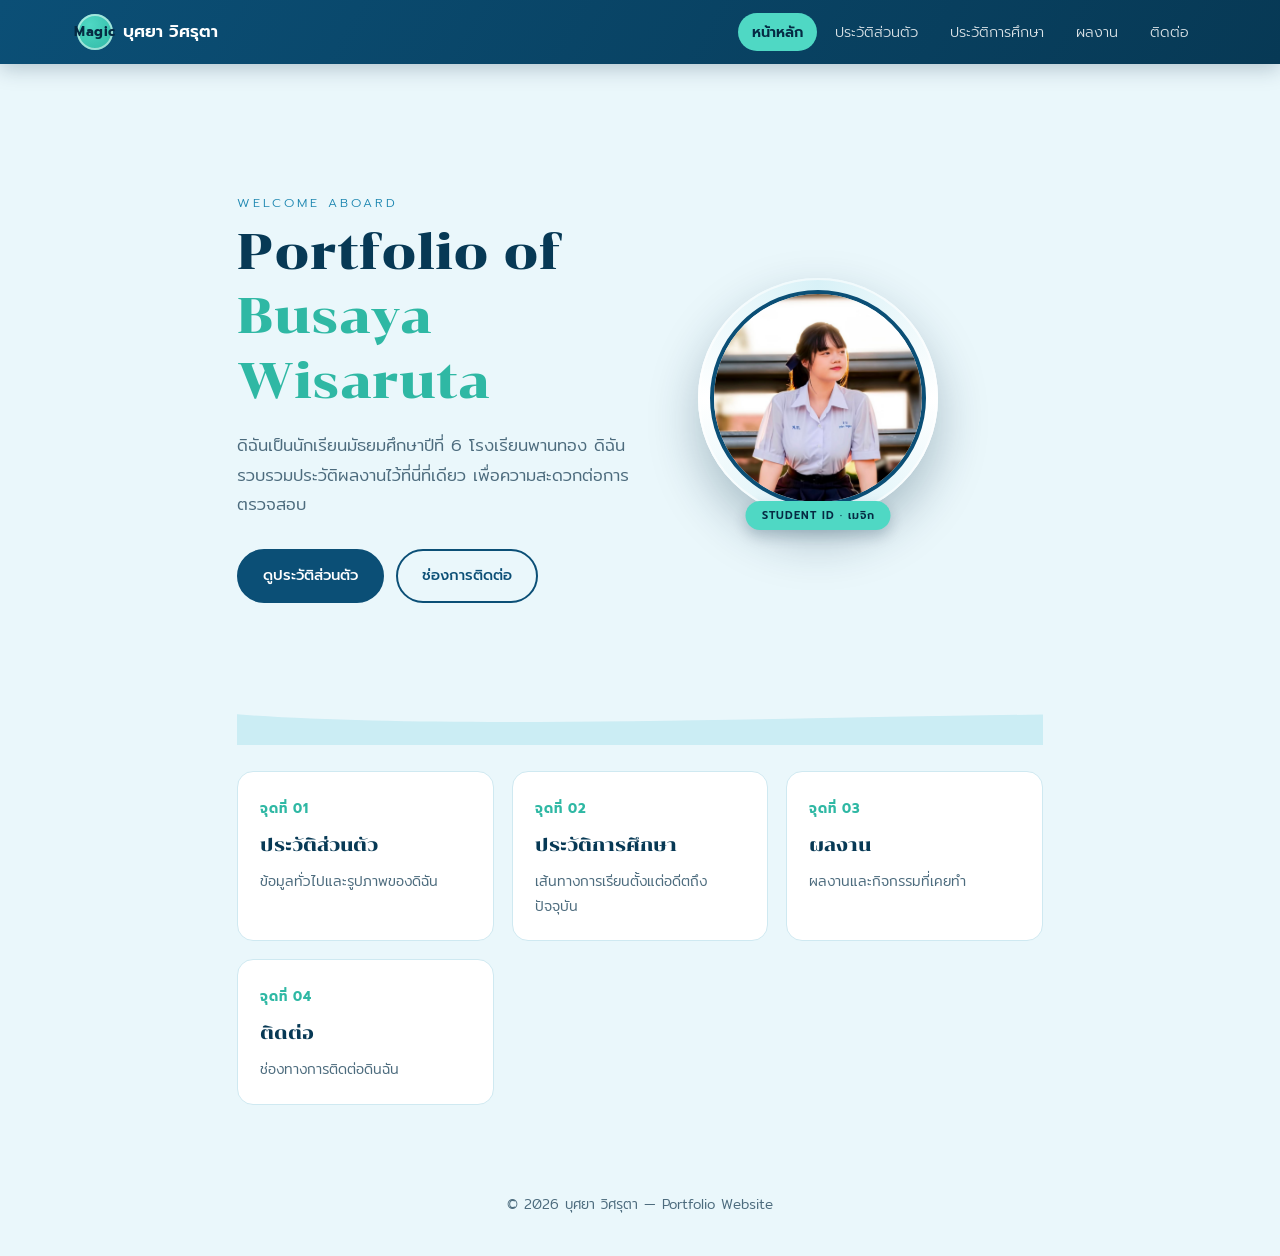
<file: index.html>
<!DOCTYPE html>
<html lang="th">
<head>
<meta charset="UTF-8">
<meta name="viewport" content="width=device-width, initial-scale=1.0">
<title>Portfolio ของ บุศยา วิศรุตา</title>
<link rel="stylesheet" href="style.css">
</head>
<body>

<nav class="topnav">
  <div class="brand">
    <span class="brand-badge">Magic</span>
    บุศยา วิศรุตา

  </div>
  <button class="nav-toggle" aria-label="เปิดเมนู">&#9776;</button>
  <ul class="navlinks">
    <li><a href="index.html" aria-current="page">หน้าหลัก</a></li>
    <li><a href="personal.html">ประวัติส่วนตัว</a></li>
    <li><a href="education.html">ประวัติการศึกษา</a></li>
    <li><a href="activities.html">ผลงาน</a></li>
    <li><a href="contact.html">ติดต่อ</a></li>
  </ul>
</nav>

<main>
  <section class="hero">
    <div class="bubbles">
      <span class="bubble"></span>
      <span class="bubble"></span>
      <span class="bubble"></span>
      <span class="bubble"></span>
      <span class="bubble"></span>
      <span class="bubble"></span>
      <span class="bubble"></span>
    </div>

    <div>
      <span class="eyebrow">Welcome aboard</span>
      <h1>Portfolio of <br><span class="accent">Busaya Wisaruta</span></h1>
      <p class="lede">ดิฉันเป็นนักเรียนมัธยมศึกษาปีที่ 6 โรงเรียนพานทอง ดิฉันรวบรวมประวัติผลงานไว้ที่นี่ที่เดียว เพื่อความสะดวกต่อการตรวจสอบ</p>
      <div class="hero-cta">
        <a href="personal.html" class="btn btn-solid">ดูประวัติส่วนตัว</a>
        <a href="contact.html" class="btn btn-ghost">ช่องการติดต่อ</a>
      </div>
    </div>

    <div class="id-card">
      <div class="id-card-inner">
        <!-- รูปหลักของหน้าแรก: ใส่ไฟล์ images/รูปเมจิก ID card.png -->
        <img src="images/รูปเมจิก ID card.png" alt="รูปกรเอก มหาโภคินวงษ์" onerror="this.style.display='none'; this.nextElementSibling.style.display='flex';">
        <span style="display:none; align-items:center; justify-content:center; height:100%;">รูปเมจิก ID card.png</span>
      </div>
      <span class="id-ribbon">STUDENT ID · เมจิก</span>
    </div>
  </section>

  <div class="wave-band"></div>

  <section>
    <div class="grid-links">
      <a class="link-card" href="personal.html">
        <span class="num">จุดที่ 01</span>
        <h3>ประวัติส่วนตัว</h3>
        <p>ข้อมูลทั่วไปและรูปภาพของดิฉัน</p>
      </a>
      <a class="link-card" href="education.html">
        <span class="num">จุดที่ 02</span>
        <h3>ประวัติการศึกษา</h3>
        <p>เส้นทางการเรียนตั้งแต่อดีตถึงปัจจุบัน</p>
      </a>
      <a class="link-card" href="activities.html">
        <span class="num">จุดที่ 03</span>
        <h3>ผลงาน</h3>
        <p>ผลงานและกิจกรรมที่เคยทํา</p>
      </a>
      <a class="link-card" href="contact.html">
        <span class="num">จุดที่ 04</span>
        <h3>ติดต่อ</h3>
        <p>ช่องทางการติดต่อดินฉัน</p>
      </a>
    </div>
  </section>
</main>

<footer>&copy; 2026 บุศยา วิศรุตา — Portfolio Website</footer>

<script src="script.js"></script>
</body>
</html>
</file>
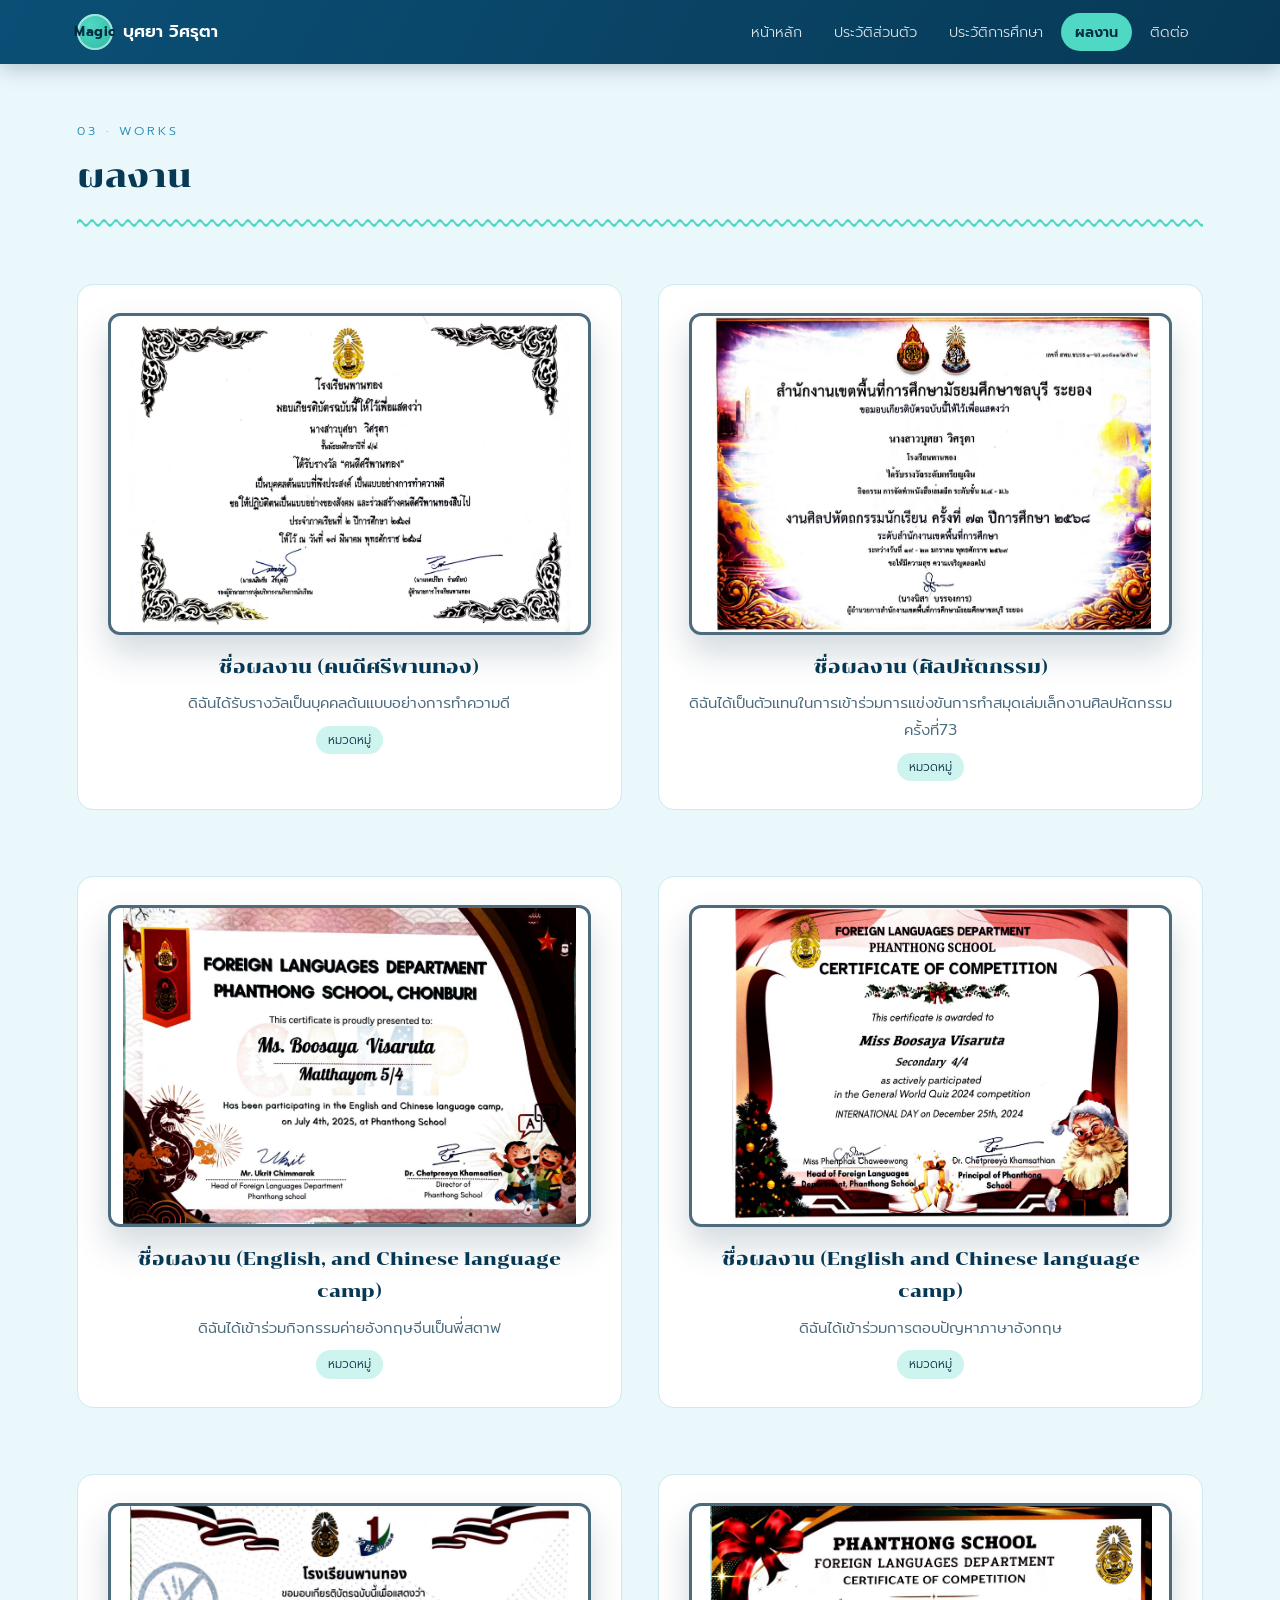
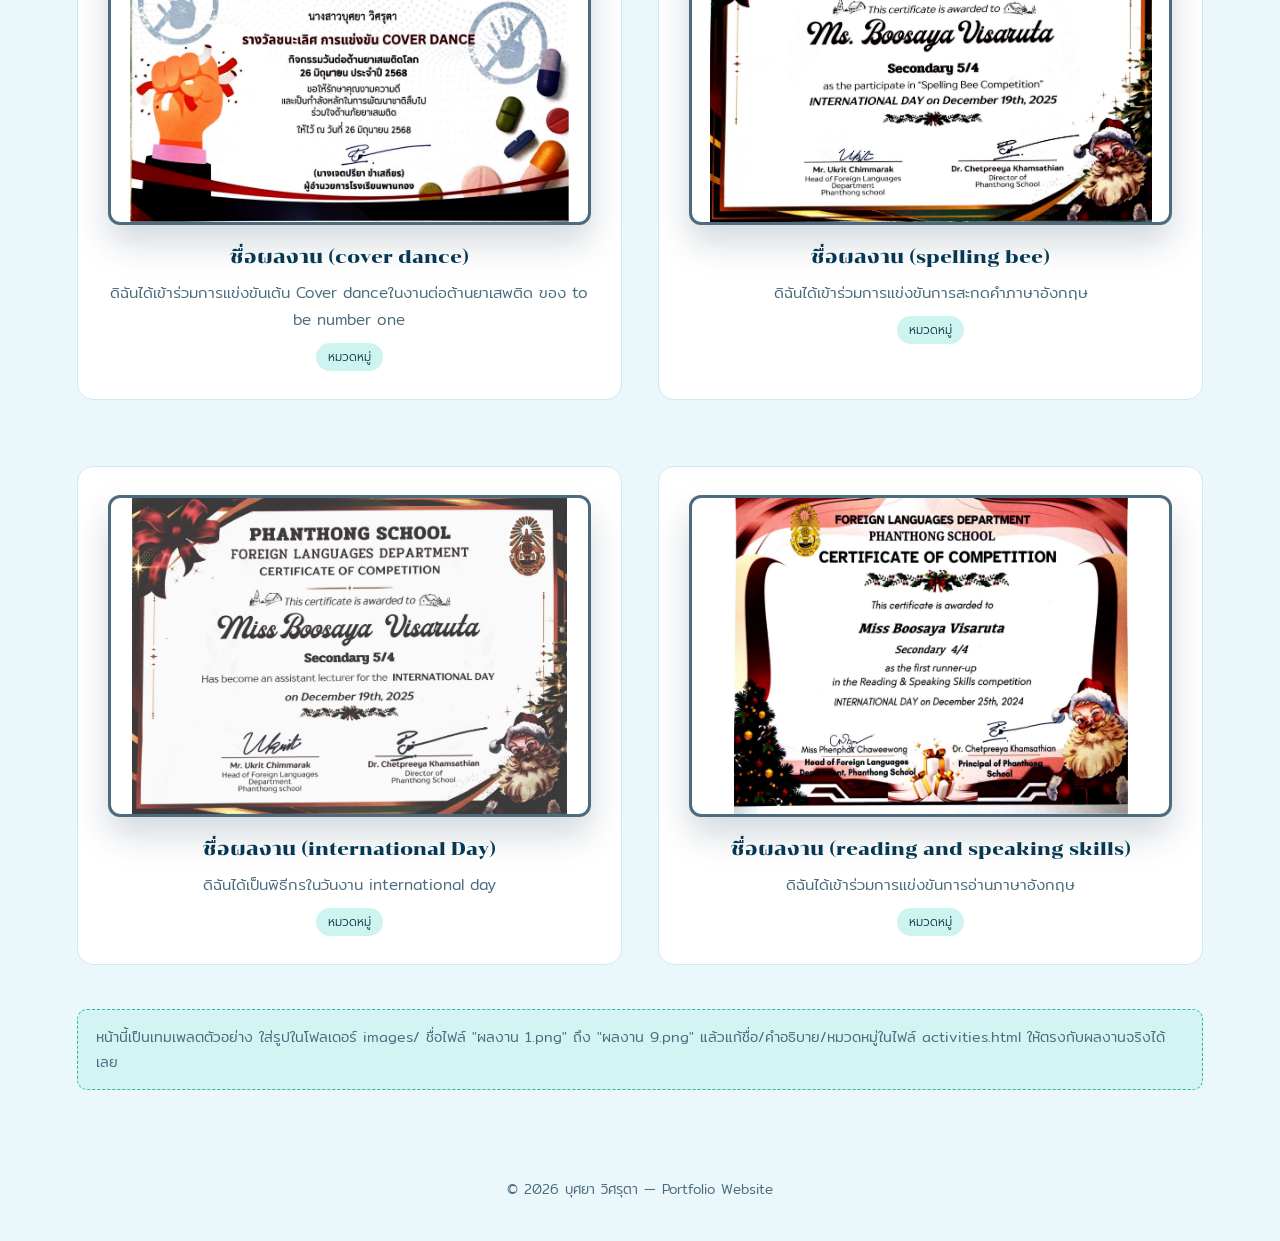
<file: activities.html>
<!DOCTYPE html>
<html lang="th">
<head>
<meta charset="UTF-8">
<meta name="viewport" content="width=device-width, initial-scale=1.0">
<title>ผลงาน | บุศยา วิศรุตา</title>
<link rel="stylesheet" href="style.css">
</head>
<body>

<nav class="topnav">
  <div class="brand">
    <span class="brand-badge">Magic</span>
    บุศยา วิศรุตา
  </div>
  <button class="nav-toggle" aria-label="เปิดเมนู">&#9776;</button>
  <ul class="navlinks">
    <li><a href="index.html">หน้าหลัก</a></li>
    <li><a href="personal.html">ประวัติส่วนตัว</a></li>
    <li><a href="education.html">ประวัติการศึกษา</a></li>
    <li><a href="activities.html" aria-current="page">ผลงาน</a></li>
    <li><a href="contact.html">ติดต่อ</a></li>
  </ul>
</nav>

<main class="wide">
  <header class="page-header">
    <span class="eyebrow">03 · Works</span>
    <h1>ผลงาน</h1>
  </header>

  <div class="work-grid">
    <!-- แต่ละการ์ดใช้รูป images/ผลงาน 1.png ถึง images/ผลงาน 9.png -->
    <!-- คัดลอกบล็อก .work-card ทั้งก้อนเพื่อเพิ่มผลงานใหม่ -->

    <div class="card work-card">
      <div class="frame">
        <div class="frame-inner">
          <img src="images/ผลงาน 1.png" alt="ผลงานที่ 1" onerror="this.style.display='none'; this.nextElementSibling.style.display='flex';">
          <span style="display:none; align-items:center; justify-content:center; height:100%;">รูปผลงานที่ 1</span>
        </div>
      </div>
      <h3>ชื่อผลงาน (คนดีศรีพานทอง)</h3>
      <p>ดิฉันได้รับรางวัลเป็นบุคคลต้นแบบอย่างการทำความดี</p>
      <span class="tag">หมวดหมู่</span>
    </div>

    <div class="card work-card">
      <div class="frame">
        <div class="frame-inner">
          <img src="images/ผลงาน 2.png" alt="ผลงานที่ 2" onerror="this.style.display='none'; this.nextElementSibling.style.display='flex';">
          <span style="display:none; align-items:center; justify-content:center; height:100%;">รูปผลงานที่ 2</span>
        </div>
      </div>
      <h3>ชื่อผลงาน (ศิลปหัตกรรม)</h3>
      <p>ดิฉันได้เป็นตัวแทนในการเข้าร่วมการแข่งขันการทำสมุดเล่มเล็กงานศิลปหัตกรรมครั้งที่73</p>
      <span class="tag">หมวดหมู่</span>
    </div>

    <div class="card work-card">
      <div class="frame">
        <div class="frame-inner">
          <img src="images/ผลงาน 3.png" alt="ผลงานที่ 3" onerror="this.style.display='none'; this.nextElementSibling.style.display='flex';">
          <span style="display:none; align-items:center; justify-content:center; height:100%;">รูปผลงานที่ 3</span>
        </div>
      </div>
      <h3>ชื่อผลงาน (English, and Chinese language camp)</h3>
      <p> ดิฉันได้เข้าร่วมกิจกรรมค่ายอังกฤษจีนเป็นพี่สตาฟ</p>
      <span class="tag">หมวดหมู่</span>
    </div>

    <div class="card work-card">
      <div class="frame">
        <div class="frame-inner">
          <img src="images/ผลงาน 4.png" alt="ผลงานที่ 4" onerror="this.style.display='none'; this.nextElementSibling.style.display='flex';">
          <span style="display:none; align-items:center; justify-content:center; height:100%;">รูปผลงานที่ 4</span>
        </div>
      </div>
      <h3>ชื่อผลงาน (English and Chinese language camp)</h3>
      <p> ดิฉันได้เข้าร่วมการตอบปัญหาภาษาอังกฤษ</p>
      <span class="tag">หมวดหมู่</span>
    </div>

    <div class="card work-card">
      <div class="frame">
        <div class="frame-inner">
          <img src="images/ผลงาน 5.png" alt="ผลงานที่ 5" onerror="this.style.display='none'; this.nextElementSibling.style.display='flex';">
          <span style="display:none; align-items:center; justify-content:center; height:100%;">รูปผลงานที่ 5</span>
        </div>
      </div>
      <h3>ชื่อผลงาน (cover dance)</h3>
      <p> ดิฉันได้เข้าร่วมการแข่งขันเต้น Cover danceในงานต่อต้านยาเสพติด ของ to be number one</p>
      <span class="tag">หมวดหมู่</span>
    </div>

    <div class="card work-card">
      <div class="frame">
        <div class="frame-inner">
          <img src="images/ผลงาน 7.png" alt="ผลงานที่ 7" onerror="this.style.display='none'; this.nextElementSibling.style.display='flex';">
          <span style="display:none; align-items:center; justify-content:center; height:100%;">รูปผลงานที่ 7</span>
        </div>
      </div>
      <h3>ชื่อผลงาน (spelling bee)</h3>
      <p> ดิฉันได้เข้าร่วมการแข่งขันการสะกดคำภาษาอังกฤษ </p>
      <span class="tag">หมวดหมู่</span>
    </div>

    <div class="card work-card">
      <div class="frame">
        <div class="frame-inner">
          <img src="images/ผลงาน 8.png" alt="ผลงานที่ 8" onerror="this.style.display='none'; this.nextElementSibling.style.display='flex';">
          <span style="display:none; align-items:center; justify-content:center; height:100%;">รูปผลงานที่ 8</span>
        </div>
      </div>
      <h3>ชื่อผลงาน (international Day)</h3>
      <p> ดิฉันได้เป็นพิธีกรในวันงาน international day</p>
      <span class="tag">หมวดหมู่</span>
    </div>

    <div class="card work-card">
      <div class="frame">
        <div class="frame-inner">
          <img src="images/ผลงาน 9.png" alt="ผลงานที่ 9" onerror="this.style.display='none'; this.nextElementSibling.style.display='flex';">
          <span style="display:none; align-items:center; justify-content:center; height:100%;">รูปผลงานที่ 9</span>
        </div>
      </div>
      <h3>ชื่อผลงาน (reading and speaking skills)</h3>
      <p> ดิฉันได้เข้าร่วมการแข่งขันการอ่านภาษาอังกฤษ </p>
      <span class="tag">หมวดหมู่</span>
    </div>

  </div>

  <div class="note" style="margin-top:22px;">
    หน้านี้เป็นเทมเพลตตัวอย่าง ใส่รูปในโฟลเดอร์ images/ ชื่อไฟล์ "ผลงาน 1.png" ถึง "ผลงาน 9.png" แล้วแก้ชื่อ/คําอธิบาย/หมวดหมู่ในไฟล์ activities.html ให้ตรงกับผลงานจริงได้เลย
  </div>
</main>

<footer>&copy; 2026 บุศยา วิศรุตา — Portfolio Website</footer>

<script src="script.js"></script>
</body>
</html>
</file>
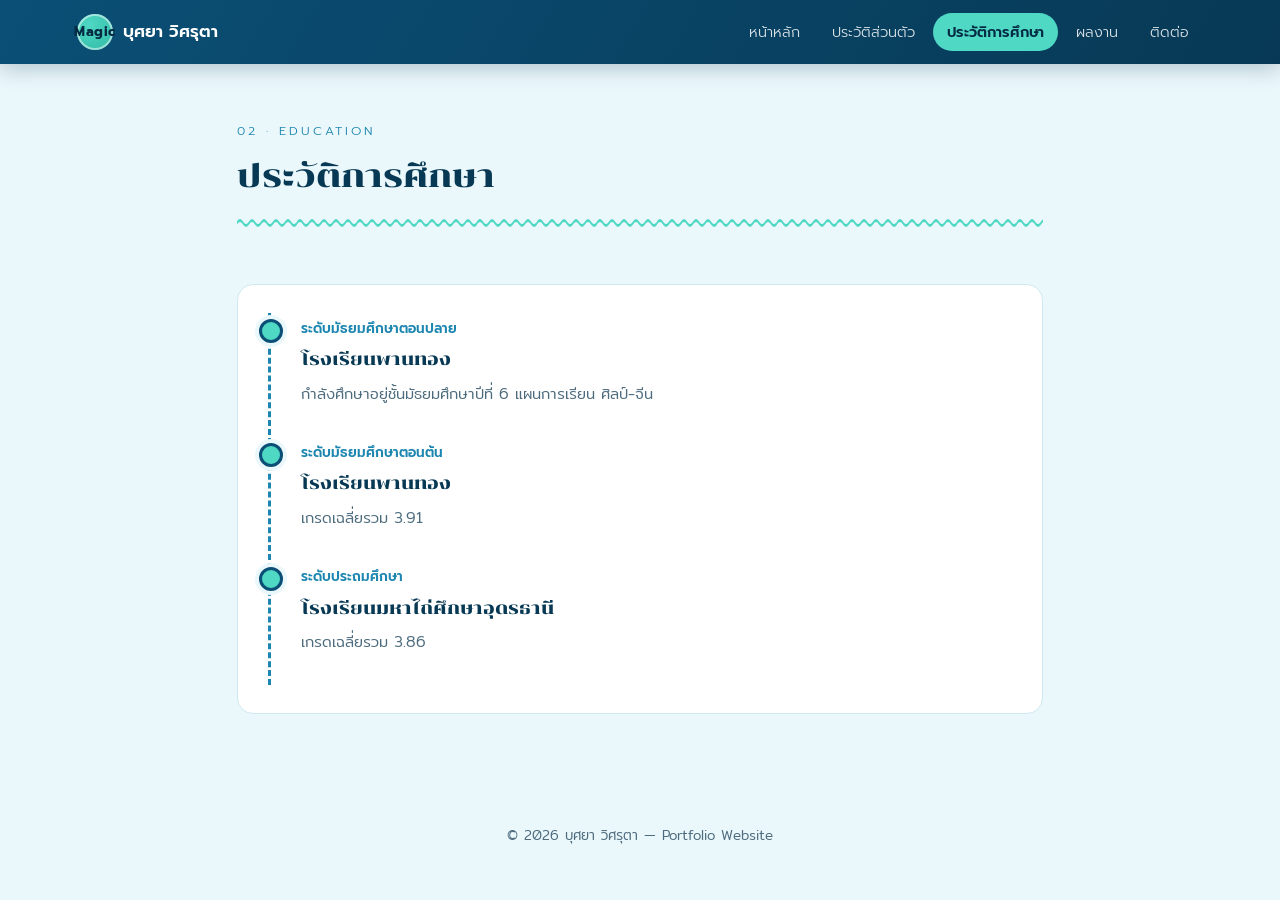
<file: education.html>
<!DOCTYPE html>
<html lang="th">
<head>
<meta charset="UTF-8">
<meta name="viewport" content="width=device-width, initial-scale=1.0">
<title>ประวัติการศึกษา | บุศยา วิศรุตา</title>
<link rel="stylesheet" href="style.css">
</head>
<body>

<nav class="topnav">
  <div class="brand">
    <span class="brand-badge">Magic</span>
    บุศยา วิศรุตา
  </div>
  <button class="nav-toggle" aria-label="เปิดเมนู">&#9776;</button>
  <ul class="navlinks">
    <li><a href="index.html">หน้าหลัก</a></li>
    <li><a href="personal.html">ประวัติส่วนตัว</a></li>
    <li><a href="education.html" aria-current="page">ประวัติการศึกษา</a></li>
    <li><a href="activities.html">ผลงาน</a></li>
    <li><a href="contact.html">ติดต่อ</a></li>
  </ul>
</nav>

<main>
  <header class="page-header">
    <span class="eyebrow">02 · Education</span>
    <h1>ประวัติการศึกษา</h1>
  </header>

  <div class="card">
    <!-- แก้ปี ชื่อโรงเรียน และรายละเอียดในแต่ละ <li> ให้ตรงกับของจริง -->
    <ul class="timeline">
      <li>
        <span class="year">ระดับมัธยมศึกษาตอนปลาย</span>
        <h3>โรงเรียนพานทอง</h3>
        <p>กําลังศึกษาอยู่ชั้นมัธยมศึกษาปีที่ 6 แผนการเรียน ศิลป์-จีน</p>
      </li>
      <li>
        <span class="year">ระดับมัธยมศึกษาตอนต้น</span>
        <h3>โรงเรียนพานทอง</h3>
        <p>เกรดเฉลี่ยรวม 3.91</p>
      </li>
      <li>
        <span class="year">ระดับประถมศึกษา</span>
        <h3>โรงเรียนมหาไถ่ศึกษาอุดรธานี</h3>
        <p>เกรดเฉลี่ยรวม 3.86</p>
      </li>
    </ul>
  </div>
</main>

<footer>&copy; 2026 บุศยา วิศรุตา — Portfolio Website</footer>

<script src="script.js"></script>
</body>
</html>
</file>
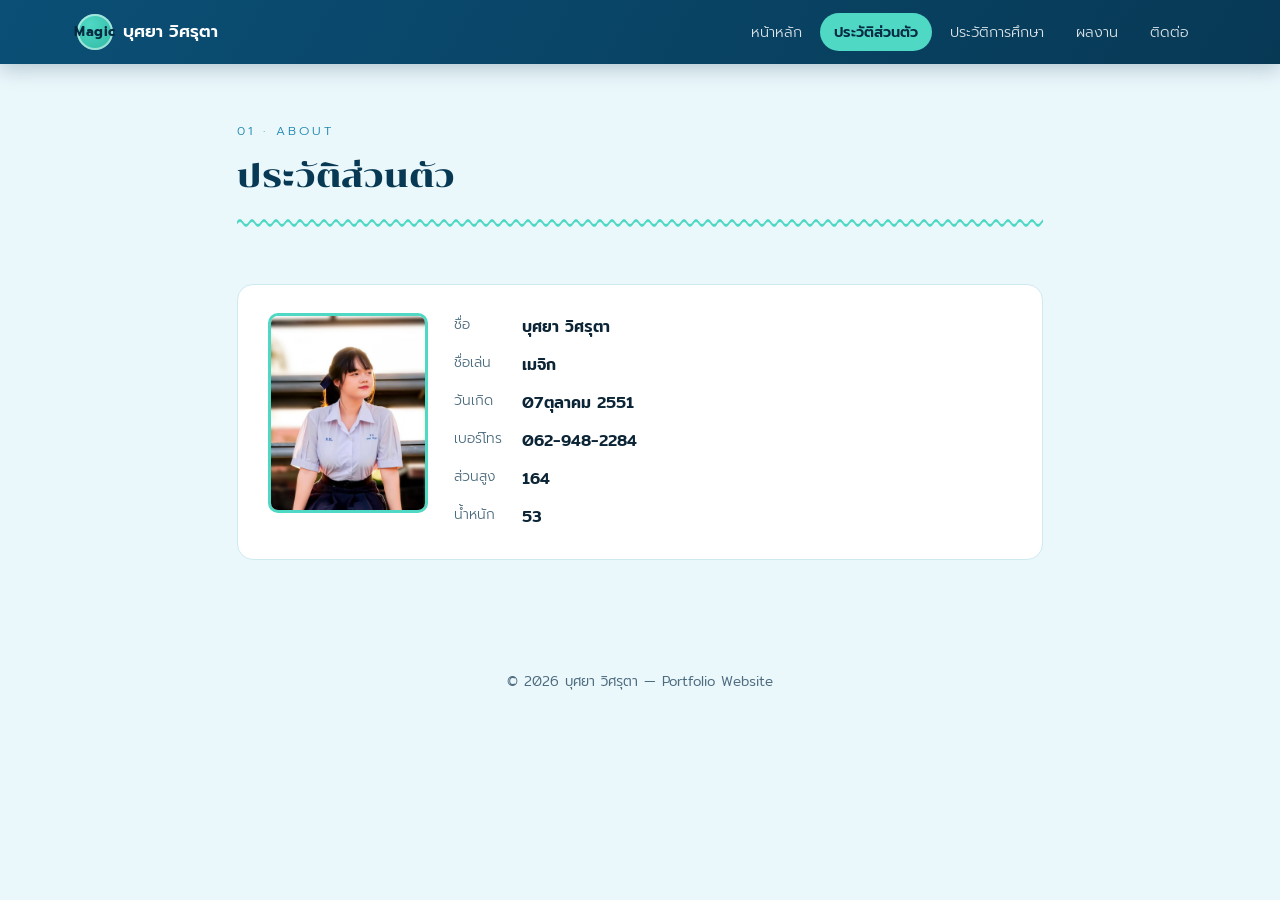
<file: personal.html>
<!DOCTYPE html>
<html lang="th">
<head>
<meta charset="UTF-8">
<meta name="viewport" content="width=device-width, initial-scale=1.0">
<title>ประวัติส่วนตัว | บุศยา วิศรุตา</title>
<link rel="stylesheet" href="style.css">
</head>
<body>

<nav class="topnav">
  <div class="brand">
    <span class="brand-badge">Magic</span>
    บุศยา วิศรุตา
  </div>
  <button class="nav-toggle" aria-label="เปิดเมนู">&#9776;</button>
  <ul class="navlinks">
    <li><a href="index.html">หน้าหลัก</a></li>
    <li><a href="personal.html" aria-current="page">ประวัติส่วนตัว</a></li>
    <li><a href="education.html">ประวัติการศึกษา</a></li>
    <li><a href="activities.html">ผลงาน</a></li>
    <li><a href="contact.html">ติดต่อ</a></li>
  </ul>
</nav>

<main>
  <header class="page-header">
    <span class="eyebrow">01 · About</span>
    <h1>ประวัติส่วนตัว</h1>
  </header>

  <div class="card">
    <div class="profile-block">
      <!-- รูปโปรไฟล์: เปลี่ยนไฟล์ในโฟลเดอร์ images/ แล้วแก้ src ด้านล่างได้เลย -->
      <img class="profile-photo" src="images/รูปเมจิก ID card.png" alt="รูปกรเอก มหาโภคินวงษ์">

      <dl class="info-list">
        <dt>ชื่อ</dt><dd>บุศยา วิศรุตา
</dd>
        <dt>ชื่อเล่น</dt><dd>เมจิก</dd>
        <dt>วันเกิด</dt><dd>07ตุลาคม 2551</dd>
        <dt>เบอร์โทร</dt><dd>062-948-2284</dd>
        <dt>ส่วนสูง</dt><dd>164</dd>
        <dt>น้ําหนัก</dt><dd>53</dd>
      </dl>
    </div>
  </div>
</main>

<footer>&copy; 2026 บุศยา วิศรุตา — Portfolio Website</footer>

<script src="script.js"></script>
</body>
</html>
</file>
<file: style.css>
@import url('https://fonts.googleapis.com/css2?family=Chonburi&family=Mitr:wght@300;400;500;600&family=Prompt:wght@400;500;600;700&display=swap');

:root {
  --abyss: #052A43;
  --ocean: #0B4F76;
  --ocean-dark: #073955;
  --wave: #1C86B0;
  --turquoise: #4FD8C4;
  --turquoise-dark: #2FB8A4;
  --foam: #EAF7FB;
  --card: #FFFFFF;
  --ink: #0B2436;
  --ink-soft: #4C6B7D;
  --line: #CFE9F1;
  --radius: 16px;
}

* { box-sizing: border-box; }

html { scroll-behavior: smooth; }

body {
  margin: 0;
  background: var(--foam);
  color: var(--ink);
  font-family: 'Mitr', sans-serif;
  font-weight: 300;
  line-height: 1.75;
  overflow-x: hidden;
}

h1, h2, h3, .display {
  font-family: 'Chonburi', 'Mitr', sans-serif;
  font-weight: 400;
  color: var(--ocean-dark);
  margin: 0;
}

a { color: inherit; text-decoration: none; }

/* ---------- Top nav ---------- */
.topnav {
  position: sticky;
  top: 0;
  z-index: 50;
  display: flex;
  align-items: center;
  justify-content: space-between;
  padding: 14px 6vw;
  background: linear-gradient(120deg, var(--ocean), var(--ocean-dark));
  color: #fff;
  box-shadow: 0 4px 20px rgba(5,42,67,0.25);
}

.brand {
  display: flex;
  align-items: center;
  gap: 10px;
  font-family: 'Prompt', sans-serif;
  font-weight: 600;
  font-size: 1.05rem;
  color: #fff;
}

.brand-badge {
  width: 36px;
  height: 36px;
  border-radius: 50%;
  background: radial-gradient(circle at 35% 30%, var(--turquoise), var(--turquoise-dark));
  color: var(--abyss);
  display: flex;
  align-items: center;
  justify-content: center;
  font-weight: 700;
  font-size: 0.82rem;
  letter-spacing: 0.5px;
  box-shadow: inset 0 0 0 2px rgba(255,255,255,0.5);
  animation: bob 4s ease-in-out infinite;
}

.navlinks {
  display: flex;
  gap: 4px;
  list-style: none;
  margin: 0;
  padding: 0;
  font-family: 'Prompt', sans-serif;
}

.navlinks a {
  position: relative;
  padding: 8px 14px;
  border-radius: 999px;
  font-size: 0.9rem;
  color: rgba(255,255,255,0.85);
  transition: background 0.25s, color 0.25s;
  white-space: nowrap;
}

.navlinks a:hover {
  background: rgba(255,255,255,0.12);
  color: #fff;
}

.navlinks a[aria-current="page"] {
  background: var(--turquoise);
  color: var(--abyss);
  font-weight: 600;
}

.nav-toggle {
  display: none;
  background: none;
  border: none;
  color: #fff;
  font-size: 1.5rem;
  cursor: pointer;
}

@media (max-width: 720px) {
  .nav-toggle { display: block; }
  .navlinks {
    position: absolute;
    top: 100%;
    left: 0;
    right: 0;
    flex-direction: column;
    background: var(--ocean-dark);
    padding: 10px 6vw 16px;
    display: none;
    gap: 2px;
  }
  .navlinks.open { display: flex; }
  .navlinks a { padding: 12px 14px; border-radius: 8px; }
}

/* ---------- Page shell ---------- */
main {
  max-width: 960px;
  margin: 0 auto;
  padding: 56px 6vw 80px;
  position: relative;
}

main.wide {
  max-width: 1280px;
}

.page-header {
  margin-bottom: 40px;
  padding-bottom: 16px;
  position: relative;
}

.page-header::after {
  content: '';
  display: block;
  margin-top: 14px;
  height: 10px;
  background-image: url("data:image/svg+xml,%3Csvg xmlns='http://www.w3.org/2000/svg' viewBox='0 0 200 10' preserveAspectRatio='none'%3E%3Cpath d='M0,5 Q10,0 20,5 T40,5 T60,5 T80,5 T100,5 T120,5 T140,5 T160,5 T180,5 T200,5' fill='none' stroke='%234FD8C4' stroke-width='3'/%3E%3C/svg%3E");
  background-repeat: repeat-x;
  background-size: 60px 10px;
}

.eyebrow {
  font-family: 'Prompt', sans-serif;
  font-size: 0.78rem;
  letter-spacing: 3px;
  color: var(--wave);
  text-transform: uppercase;
  margin-bottom: 6px;
  display: block;
}

.page-header h1 { font-size: 2rem; }

/* ---------- Hero (index page) ---------- */
.hero {
  position: relative;
  display: grid;
  grid-template-columns: 1.1fr 0.9fr;
  gap: 40px;
  align-items: center;
  padding: 72px 0 90px;
  overflow: hidden;
}

@media (max-width: 780px) {
  .hero { grid-template-columns: 1fr; padding-top: 40px; text-align: center; }
  .hero-cta { justify-content: center; }
  .id-card { margin: 0 auto; }
}

.hero h1 {
  font-size: clamp(2rem, 5vw, 3.1rem);
  line-height: 1.3;
}

.hero .accent { color: var(--turquoise-dark); }

.hero p.lede {
  color: var(--ink-soft);
  font-size: 1.05rem;
  margin-top: 18px;
  max-width: 46ch;
}

.hero-cta {
  margin-top: 30px;
  display: flex;
  gap: 12px;
  flex-wrap: wrap;
}

.btn {
  font-family: 'Prompt', sans-serif;
  font-size: 0.92rem;
  font-weight: 500;
  padding: 12px 24px;
  border-radius: 999px;
  border: 2px solid var(--ocean);
  transition: transform 0.2s, background 0.2s, color 0.2s, box-shadow 0.2s;
  display: inline-block;
}

.btn-solid { background: var(--ocean); color: #fff; }
.btn-solid:hover { background: var(--ocean-dark); transform: translateY(-3px); box-shadow: 0 10px 22px rgba(11,79,118,0.3); }
.btn-ghost { color: var(--ocean); }
.btn-ghost:hover { background: var(--ocean); color: #fff; transform: translateY(-3px); }

/* Rising bubbles behind hero */
.bubbles {
  position: absolute;
  inset: 0;
  pointer-events: none;
  z-index: 0;
}

.bubble {
  position: absolute;
  bottom: -40px;
  border-radius: 50%;
  background: radial-gradient(circle at 30% 30%, rgba(255,255,255,0.9), rgba(79,216,196,0.15));
  border: 1px solid rgba(79,216,196,0.4);
  animation: rise 12s linear infinite;
}
.bubble:nth-child(1) { width: 18px; height: 18px; left: 6%; animation-delay: 0s; }
.bubble:nth-child(2) { width: 10px; height: 10px; left: 18%; animation-delay: 2.5s; }
.bubble:nth-child(3) { width: 26px; height: 26px; left: 32%; animation-delay: 5s; }
.bubble:nth-child(4) { width: 14px; height: 14px; left: 48%; animation-delay: 1.2s; }
.bubble:nth-child(5) { width: 20px; height: 20px; left: 64%; animation-delay: 4s; }
.bubble:nth-child(6) { width: 12px; height: 12px; left: 78%; animation-delay: 6.5s; }
.bubble:nth-child(7) { width: 22px; height: 22px; left: 90%; animation-delay: 3s; }

@keyframes rise {
  0%   { transform: translateY(0) translateX(0); opacity: 0; }
  10%  { opacity: 0.9; }
  100% { transform: translateY(-480px) translateX(12px); opacity: 0; }
}

/* Wave band divider used across the page */
.wave-band {
  position: relative;
  height: 46px;
  margin: 6px 0;
  background-image: url("data:image/svg+xml,%3Csvg xmlns='http://www.w3.org/2000/svg' viewBox='0 0 1200 120' preserveAspectRatio='none'%3E%3Cpath d='M0,40 C300,100 900,0 1200,55 L1200,120 L0,120 Z' fill='%23BEE9F2'/%3E%3C/svg%3E");
  background-repeat: repeat-x;
  background-size: 1200px 46px;
  animation: drift 22s linear infinite;
  opacity: 0.7;
}

@keyframes drift {
  from { background-position-x: 0; }
  to   { background-position-x: -1200px; }
}

/* ---------- Student ID / porthole card ---------- */
.id-card {
  position: relative;
  z-index: 1;
  width: 240px;
  height: 240px;
  border-radius: 50%;
  padding: 12px;
  background: conic-gradient(from 180deg, #d8f1f7, #ffffff, #d8f1f7, #ffffff, #d8f1f7);
  box-shadow: 0 22px 50px rgba(5,42,67,0.28), inset 0 0 0 2px rgba(255,255,255,0.6);
  animation: bob 6s ease-in-out infinite;
}

.id-card-inner {
  width: 100%;
  height: 100%;
  border-radius: 50%;
  overflow: hidden;
  border: 4px solid var(--ocean);
  background: var(--foam);
  display: flex;
  align-items: center;
  justify-content: center;
  position: relative;
}

.id-card-inner img {
  width: 100%;
  height: 100%;
  object-fit: cover;
}

.id-card-inner span {
  font-family: 'Prompt', sans-serif;
  color: var(--ink-soft);
  font-size: 0.8rem;
  text-align: center;
  padding: 0 20px;
}

.id-ribbon {
  position: absolute;
  bottom: -12px;
  left: 50%;
  transform: translateX(-50%);
  background: var(--turquoise);
  color: var(--abyss);
  font-family: 'Prompt', sans-serif;
  font-weight: 600;
  font-size: 0.68rem;
  letter-spacing: 1px;
  padding: 5px 16px;
  border-radius: 999px;
  box-shadow: 0 6px 14px rgba(5,42,67,0.2);
  white-space: nowrap;
}

@keyframes bob {
  0%, 100% { transform: translateY(0) rotate(-1.5deg); }
  50%      { transform: translateY(-14px) rotate(1.5deg); }
}

/* ---------- Waypoint cards on index ---------- */
.grid-links {
  display: grid;
  grid-template-columns: repeat(auto-fit, minmax(190px, 1fr));
  gap: 18px;
  margin-top: 26px;
  position: relative;
  z-index: 1;
}

.link-card {
  background: var(--card);
  border: 1px solid var(--line);
  border-radius: var(--radius);
  padding: 22px;
  transition: transform 0.25s, box-shadow 0.25s, border-color 0.25s;
}

.link-card:hover {
  transform: translateY(-6px);
  box-shadow: 0 16px 34px rgba(11,79,118,0.18);
  border-color: var(--turquoise);
}

.link-card .num {
  font-family: 'Prompt', sans-serif;
  color: var(--turquoise-dark);
  font-weight: 700;
  font-size: 0.82rem;
  letter-spacing: 1px;
}

.link-card h3 { margin-top: 8px; font-size: 1.1rem; }
.link-card p { color: var(--ink-soft); font-size: 0.88rem; margin: 8px 0 0; }

/* ---------- Content sections ---------- */
.card {
  background: var(--card);
  border: 1px solid var(--line);
  border-radius: var(--radius);
  padding: 28px 30px;
  margin-bottom: 22px;
  position: relative;
}

.profile-block {
  display: flex;
  gap: 26px;
  align-items: flex-start;
  flex-wrap: wrap;
}

.profile-photo {
  width: 160px;
  height: 200px;
  border-radius: 10px;
  border: 3px solid var(--turquoise);
  object-fit: cover;
  background: var(--foam);
  flex-shrink: 0;
}

dl.info-list {
  display: grid;
  grid-template-columns: max-content 1fr;
  gap: 10px 20px;
  margin: 0;
  font-family: 'Mitr', sans-serif;
}
dl.info-list dt {
  font-family: 'Prompt', sans-serif;
  color: var(--ink-soft);
  font-size: 0.86rem;
}
dl.info-list dd {
  margin: 0;
  font-weight: 500;
}

/* ---------- Timeline (education) — a rope with buoy markers ---------- */
.timeline {
  list-style: none;
  margin: 0;
  padding: 0;
  border-left: 3px dashed var(--wave);
}

.timeline li {
  position: relative;
  padding: 4px 0 30px 30px;
  opacity: 0;
  transform: translateX(-14px);
  transition: opacity 0.6s ease, transform 0.6s ease;
}

.timeline li.is-visible { opacity: 1; transform: translateX(0); }

.timeline li::before {
  content: '';
  position: absolute;
  left: -12px;
  top: 6px;
  width: 18px;
  height: 18px;
  border-radius: 50%;
  background: var(--turquoise);
  border: 3px solid var(--ocean);
  box-shadow: 0 0 0 4px var(--foam);
}

.timeline .year {
  font-family: 'Prompt', sans-serif;
  color: var(--wave);
  font-weight: 600;
  font-size: 0.84rem;
  display: block;
}

.timeline h3 { margin-top: 4px; font-size: 1.08rem; }
.timeline p { color: var(--ink-soft); margin: 6px 0 0; font-size: 0.94rem; }

/* ---------- Works / activities — 2-per-row certificate frames ---------- */
.work-grid {
  display: grid;
  grid-template-columns: repeat(2, 1fr);
  gap: 44px 36px;
}

@media (max-width: 640px) {
  .work-grid { grid-template-columns: 1fr; }
}

.work-card {
  text-align: center;
  opacity: 0;
  transform: translateY(18px);
  transition: opacity 0.6s ease, transform 0.6s ease;
}

.work-card.is-visible { opacity: 1; transform: translateY(0); }

.frame {
  width: 100%;
  aspect-ratio: 3 / 2;
  margin: 0 auto 16px;
  border-radius: 14px;
  background: var(--foam);
  box-shadow: 0 18px 34px rgba(5,42,67,0.18);
  position: relative;
  transition: transform 0.3s, box-shadow 0.3s;
}

.work-card:hover .frame { transform: translateY(-4px); box-shadow: 0 24px 42px rgba(5,42,67,0.24); }

.frame-inner {
  width: 100%;
  height: 100%;
  border-radius: 12px;
  overflow: hidden;
  border: 3px solid var(--ink-soft);
  background: var(--card);
  display: flex;
  align-items: center;
  justify-content: center;
}

/* object-fit: contain so certificate text never gets cropped */
.frame-inner img { width: 100%; height: 100%; object-fit: contain; }

.frame-inner span {
  font-family: 'Prompt', sans-serif;
  color: var(--ink-soft);
  font-size: 0.75rem;
  padding: 0 12px;
  text-align: center;
}

.work-card h3 { font-size: 1.15rem; }
.work-card p { color: var(--ink-soft); font-size: 0.96rem; margin: 6px 0 0; }
.work-card .tag {
  display: inline-block;
  margin-top: 10px;
  font-family: 'Prompt', sans-serif;
  font-size: 0.72rem;
  color: var(--abyss);
  background: rgba(79,216,196,0.28);
  padding: 4px 12px;
  border-radius: 999px;
}

/* ---------- Contact ---------- */
.contact-grid {
  display: grid;
  grid-template-columns: repeat(auto-fit, minmax(220px, 1fr));
  gap: 18px;
}

.contact-item {
  display: flex;
  align-items: center;
  gap: 14px;
}

.contact-icon {
  width: 46px;
  height: 46px;
  border-radius: 50%;
  background: radial-gradient(circle at 32% 28%, var(--wave), var(--ocean-dark));
  color: #fff;
  display: flex;
  align-items: center;
  justify-content: center;
  font-family: 'Prompt', sans-serif;
  font-weight: 700;
  font-size: 0.95rem;
  flex-shrink: 0;
  box-shadow: inset 0 0 0 2px rgba(255,255,255,0.35);
}

.contact-item .label {
  font-size: 0.82rem;
  color: var(--ink-soft);
}
.contact-item .value { font-weight: 500; }

.note {
  background: rgba(79,216,196,0.14);
  border: 1px dashed var(--turquoise-dark);
  border-radius: 10px;
  padding: 14px 18px;
  font-size: 0.9rem;
  color: var(--ink-soft);
}

/* ---------- Footer ---------- */
footer {
  text-align: center;
  padding: 8px 6vw 40px;
  color: var(--ink-soft);
  font-size: 0.85rem;
  position: relative;
}

@media (prefers-reduced-motion: reduce) {
  * { animation: none !important; transition: none !important; }
  html { scroll-behavior: auto; }
  .timeline li, .work-card { opacity: 1 !important; transform: none !important; }
}

a:focus-visible, button:focus-visible {
  outline: 3px solid var(--turquoise-dark);
  outline-offset: 2px;
}
</file>
